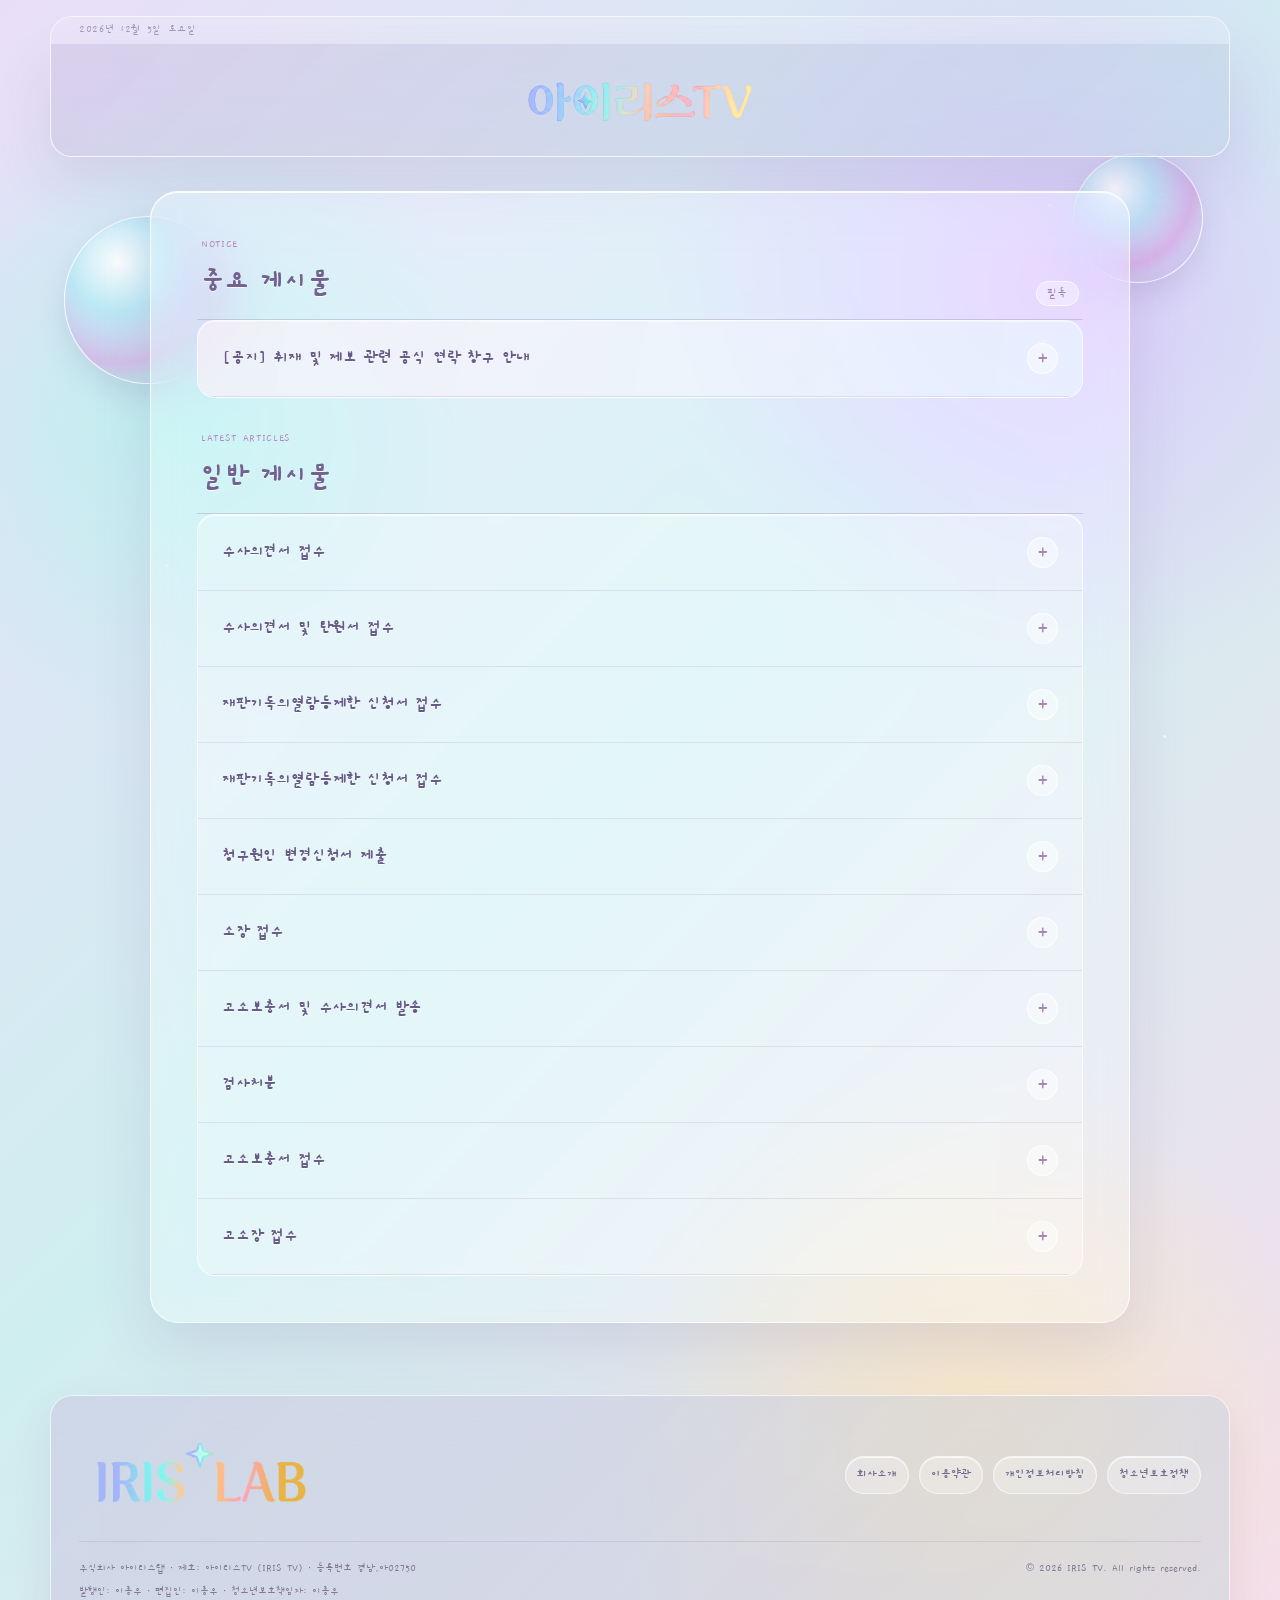
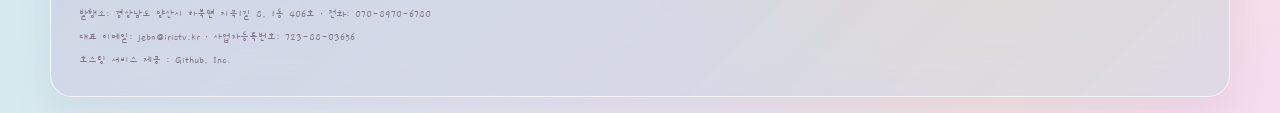
<file: index.html>
<!doctype html>
<html lang="ko">
  <head>
    <meta charset="UTF-8" />
    <meta name="viewport" content="width=device-width, initial-scale=1.0" />
    <meta name="description" content="세상을 보는 새로운 시선, 아이리스TV" />
    <meta property="og:title" content="아이리스TV" />
    <meta property="og:description" content="이익을 넘어 가치를, 경쟁을 넘어 선순환을 설계합니다." />
    <meta property="og:type" content="website" />
    <!-- Google tag (gtag.js) -->
    <script async src="https://www.googletagmanager.com/gtag/js?id=G-77MVC7DR1Q"></script>
    <script>
      window.dataLayer = window.dataLayer || [];
      function gtag() {
        dataLayer.push(arguments);
      }
      gtag('js', new Date());
      gtag('config', 'G-77MVC7DR1Q');
    </script>
    <title>아이리스TV</title>
    <link rel="preconnect" href="https://fonts.googleapis.com" />
    <link rel="preconnect" href="https://fonts.gstatic.com" crossorigin />
    <link href="https://fonts.googleapis.com/css2?family=Gaegu:wght@300;400;700&display=swap" rel="stylesheet" />
    <link rel="stylesheet" href="styles.css" />
  </head>
  <body>
    <a class="skip-link" href="#main-content">본문으로 건너뛰기</a>
    <div class="topline">
      <div class="shell topline__inner">
        <p id="today"></p>
        <p></p>
      </div>
    </div>

    <header class="site-header">
      <div class="shell header__inner">
        <button class="menu-button" type="button" aria-label="메뉴 열기" aria-expanded="false" aria-controls="main-nav">
          <span></span><span></span><span></span>
        </button>
        <a class="brand" href="#top" aria-label="아이리스TV 홈">
          <span class="brand__logo"><img src="TV.webp" alt="" /></span>
        </a>
      
      </div>
   
      <form class="search-panel shell" role="search" data-search-form>
        <label for="site-search">기사 검색</label>
        <input id="site-search" type="search" placeholder="검색어를 입력하세요" autocomplete="off" />
        <button type="submit">검색</button>
      </form>
    </header>

    <main id="main-content" class="board-main">
      <section class="shell news-board" id="top" aria-labelledby="board-title">
        <section class="board-section" aria-labelledby="notice-title">
          <div class="board-section__heading">
            <div>
              <p class="eyebrow">NOTICE</p>
              <h2 id="notice-title">중요 게시물</h2>
            </div>
            <span>필독</span>
          </div>
          <ul class="board-list board-list--notice">
            <li>
              <details>
                <summary>[공지] 취재 및 제보 관련 공식 연락 창구 안내</summary>
                <article data-attachments="">
                  <p class="board-meta">공지 · 아이리스TV <time datetime="2026-07-28">2026.07.28</time></p>
                  <p>안녕하십니까, 아이리스TV입니다.</p>
                  <p>현재 당사의 업무 일정 및 운영 방침상, 모든 인터뷰 요청, 취재 문의, 각종 제보는 아래의 공식 이메일을 통해서만 접수받고 있습니다.</p>
                  <p>취재진 및 관계자 여러분께서는 원활한 업무 처리를 위해 다음 공지 사항을 반드시 확인해 주시기 바랍니다.</p>
                  <h3>공식 접수 창구 및 회신 안내</h3>
                  <p>이메일: <a href="mailto:jebo@iristv.kr">jebo@iristv.kr</a></p>
                  <p>모든 질의서 및 제보 내용은 상기 이메일로만 접수받습니다.</p>
                  <p>접수된 내용 중 당사가 필요하다고 판단하는 경우에 한해 개별 회신을 드리며, 모든 접수 건에 대해 별도의 답변이나 확인을 드리지 않는 점 양해 바랍니다. (답변 요구 및 독촉 회신 불가)</p>
                  <h3>기타 소통 수단 일절 불가</h3>
                  <p>이메일 외의 모든 수단(대면 인터뷰, 전화, 메시지 등)을 통한 취재 요청 및 질의는 일절 수신하거나 응대하지 않습니다.</p>
                  <h3>무단 방문 및 개별 접촉 시 법적 조치 안내</h3>
                  <p>법인 등기부 및 홈페이지 등에 명시된 사업장 주소지 무단 방문, 또는 임직원의 성명·개인 연락처를 통한 개별 접촉 시도는 엄격히 금지됩니다.</p>
                  <p>사전 협의 없는 주소지 방문이나 개인적 접촉 시도가 발생할 경우, 업무 방해 및 사생활 침해 등으로 간주하여 예고 없이 즉각적인 법적 조치를 취할 것임을 명확히 밝힙니다.</p>
                  <p>감사합니다.</p>
                </article>
              </details>
            </li>
          </ul>
        </section>

        <section class="board-section" aria-labelledby="article-title">
          <div class="board-section__heading">
            <div>
              <p class="eyebrow">LATEST ARTICLES</p>
              <h2 id="article-title">일반 게시물</h2>
            </div>

          </div>
          <ul class="board-list">

                 <li>
              <details>
                <summary>수사의견서 접수</summary>
                <article data-attachments="">
                  <p class="board-meta">보도자료 / Iris / <time datetime="2026-08-19">2026.08.19</time></p>
                  <p>[즉시 배포 가능]</p>
                  <p>배포일자: 2026. 08. 19</p>
                  <p>수정일자: 2026. 08. 19</p>
                  <h3>[제목]</h3>
                  <p>수사의견서 접수</p>
                  <h3>[본문]</h3>
                  <p>아이리스TV의 발행인 이종우는 서울수서경찰서 수사15팀에 배당된 사건번호 2026-008769에 대한 수사의견서를 2026년 8월 19일 서울수서경찰서에 접수하였습니다.</p>
                </article>
              </details>
            </li>

              <li>
              <details>
                <summary>수사의견서 및 탄원서 접수</summary>
                <article data-attachments="">
                  <p class="board-meta">보도자료 / Iris / <time datetime="2026-08-19">2026.08.19</time></p>
                  <p>[즉시 배포 가능]</p>
                  <p>배포일자: 2026. 08. 19</p>
                  <h3>[제목]</h3>
                  <p>수사의견서 및 탄원서 접수</p>
                  <h3>[본문]</h3>
                  <p>아이리스TV의 발행인 이종우는 서울수서경찰서 수사15팀에 배당된 사건번호 2026-008769에 대한 선처 탄원서 , 엄벌 탄원서, 수사의견서를 2026년 8월 15일 서울수서경찰서에 접수하였습니다.</p>
                </article>
              </details>
            </li>


              <li>
              <details>
                <summary>재판기록의열람등제한 신청서 접수</summary>
                <article data-attachments="">
                  <p class="board-meta">보도자료 / Iris / <time datetime="2026-07-28">2026.08.09</time></p>
                  <p>[즉시 배포 가능]</p>
                  <p>배포일자: 2026. 08. 09</p>
                  <p>수정일자: 2026. 08. 19</p>
                  <h3>[제목]</h3>
                  <p>재판기록의열람등제한 신청서 접수</p>
                  <h3>[본문]</h3>
                  <p>아이리스TV의 발행인 이종우는 2026년 8월 9일 서울중앙지방법원에 재판기록의열람등제한 신청서를 접수하였습니다. (원사건번호 : 2026가단62740)</p>
                </article>
              </details>
            </li>
  <li>
              <details>
                <summary>재판기록의열람등제한 신청서 접수</summary>
                <article data-attachments="">
                  <p class="board-meta">보도자료 / Iris / <time datetime="2026-07-28">2026.08.09</time></p>
                  <p>[즉시 배포 가능]</p>
                  <p>배포일자: 2026. 08. 09</p>
                  <p>수정일자: 2026. 08. 19</p>
                  <h3>[제목]</h3>
                  <p>재판기록의열람등제한 신청서 접수</p>
                  <h3>[본문]</h3>
                  <p>아이리스TV의 발행인 이종우는 2026년 8월 7일 서울중앙지방법원에 재판기록의열람등제한 신청서를 접수하였습니다. (원사건번호 : 2026가단62740)</p>
                </article>
              </details>
            </li>

  <li>
              <details>
                <summary>청구원인 변경신청서 제출</summary>
                <article data-attachments="">
                  <p class="board-meta">보도자료 / Iris / <time datetime="2026-07-28">2026.08.09</time></p>
                  <p>[즉시 배포 가능]</p>
                  <p>배포일자: 2026. 08. 09</p>
                  <p>수정일자: 2026. 08. 19</p>
                  <h3>[제목]</h3>
                  <p>청구원인 변경신청서 제출</p>
                  <h3>[본문]</h3>
                  <p>아이리스TV의 발행인 이종우는 2026년 8월 7일 서울중앙지방법원에 청구원인 변경신청서를 제출하였습니다. (사건번호 : 2026가단62740)</p>
                </article>
              </details>
            </li>

                <li>
              <details>
                <summary>소장 접수</summary>
                <article data-attachments="">
                  <p class="board-meta">보도자료 / Iris / <time datetime="2026-07-28">2026.08.09</time></p>
                  <p>[즉시 배포 가능]</p>
                  <p>배포일자: 2026. 08. 09</p>
                  <h3>[제목]</h3>
                  <p>소장 접수</p>
                  <h3>[본문]</h3>
                  <p>아이리스TV의 발행인 이종우는 2026년 8월 7일 서울중앙지방법원에 소장을 접수하였습니다. (사건번호 : 2026가단62740, 소가 : 금 66,722,365원)</p>
                </article>
              </details>
            </li>
              <li>
              <details>
                <summary>고소보충서 및 수사의견서 발송</summary>
                <article data-attachments="">
                  <p class="board-meta">보도자료 / Iris / <time datetime="2026-07-28">2026.08.09</time></p>
                  <p>[즉시 배포 가능]</p>
                  <p>배포일자: 2026. 08. 09</p>
                  <h3>[제목]</h3>
                  <p>고소보충서 및 수사의견서 발송</p>
                  <h3>[본문]</h3>
                  <p>아이리스TV의 발행인 이종우는 서울수서경찰서 수사15팀에 배당된 사건번호 2026-008769에 대한 고소보충서 및 수사의견서를 2026년 8월 7일 서울수서경찰서로 발송하였습니다.</p>
                </article>
              </details>
            </li>
            <li>
              <details>
                <summary>검사처분</summary>
                <article data-attachments="">
                  <p class="board-meta">보도자료 / Iris / <time datetime="2026-07-28">2026.08.09</time></p>
                  <p>[즉시 배포 가능]</p>
                  <p>배포일자: 2026. 08. 09</p>
                  <p>수정일자: 2026. 08. 21</p>
                  <h3>[제목]</h3>
                  <p>검사처분</p>
                  <h3>[본문]</h3>
                  <p>2026년 7월 28일 서울중앙지방검찰청에 접수된 사건번호 2026형제47230은 2026년 8월 4일 검사처분(타관이송) 후 서울수서경찰서에 접수되었습니다.</p>
                </article>
              </details>
            </li>
            <li>
              <details>
                <summary>고소보충서 접수</summary>
                <article data-attachments="">
                  <p class="board-meta">보도자료 / Iris / <time datetime="2026-07-28">2026.08.09</time></p>
                  <p>[즉시 배포 가능]</p>
                  <p>배포일자: 2026. 08. 09</p>
                  <p>수정일자: 2026. 08. 21</p>
                  <h3>[제목]</h3>
                  <p>고소보충서 접수</p>
                  <h3>[본문]</h3>
                  <p>아이리스TV의 발행인 이종우는 2026년 8월 3일에 서울중앙지방검찰청 형사제8부에 배당된 사건번호 2026형제47230에 대한 고소보충서를 접수하였습니다.</p>
                </article>
              </details>
            </li>
              <li>
              <details>
                <summary>고소장 접수</summary>
                <article data-attachments="">
                  <p class="board-meta">보도자료 / Iris / <time datetime="2026-07-28">2026.07.28</time></p>
                  <p>[즉시 배포 가능]</p>
                  <p>배포일자: 2026. 07. 28</p>
                  <h3>[제목]</h3>
                  <p>고소장 접수</p>
                  <h3>[본문]</h3>
                  <p>아이리스TV의 발행인 이종우는 2026년 7월 28일 13시 23분에 개인정보보호법 위반 등으로 인해 서울중앙지방검찰청에 고소장을 접수하였습니다.</p>
                </article>
              </details>
            </li>
          </ul>
        </section>
      </section>
    </main>

    <footer class="site-footer" id="opinion">
      <div class="shell footer__top">
        <a class="brand brand--footer" href="#top" aria-label="아이리스TV 홈"><span class="brand__logo"><img src="irislab_tv_transparent.webp" alt="" /></span></a>
        <nav class="footer-links" aria-label="푸터 메뉴">
          <a href="https://irislab.co.kr">회사소개</a>
          <a href="terms.html">이용약관</a>
          <a href="privacy.html">개인정보처리방침</a>
          <a href="youth-protection.html">청소년보호정책</a>
        </nav>
      </div>
      <div class="shell footer__bottom">
        <div class="footer__details">
          <p>주식회사 아이리스랩 · 제호: 아이리스TV (IRIS TV) · 등록번호 경남,아02750</p>
          <p>발행인: 이종우 · 편집인: 이종우 · 청소년보호책임자: 이종우</p>
          <p>발행소: 경상남도 양산시 하북면 지곡1길 8, 1동 406호 · 전화: 070-8970-6780</p>
          <p>대표 이메일: jebo@iristv.kr · 사업자등록번호: 723-88-03656</p>
          <p>호스팅 서비스 제공 : Github, Inc.</p>
        </div>
        <p>© <span id="year"></span> IRIS TV. All rights reserved.</p>
      </div>
    </footer>
    <script src="app.js"></script>
  </body>
</html>
</file>
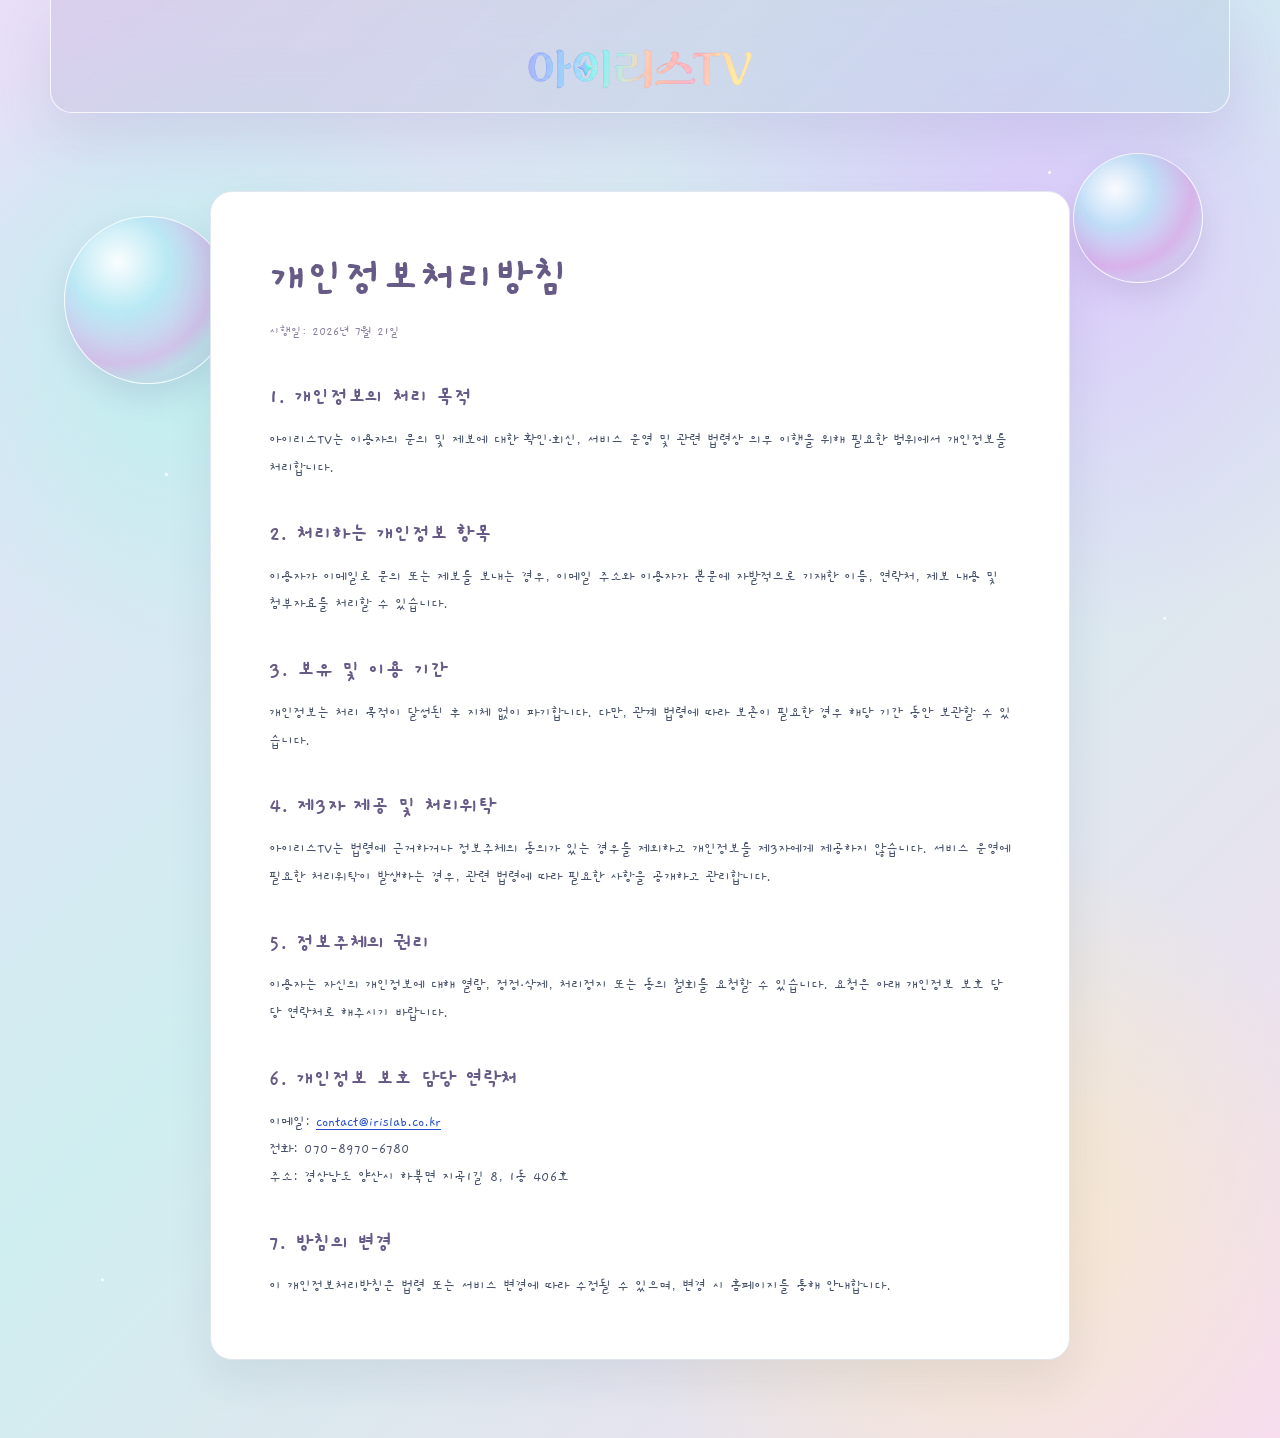
<file: privacy.html>
<!doctype html>
<html lang="ko">
  <head>
    <meta charset="UTF-8" />
    <meta name="viewport" content="width=device-width, initial-scale=1.0" />
    <meta name="description" content="아이리스TV 개인정보처리방침" />
    <!-- Google tag (gtag.js) -->
    <script async src="https://www.googletagmanager.com/gtag/js?id=G-77MVC7DR1Q"></script>
    <script>
      window.dataLayer = window.dataLayer || [];
      function gtag() {
        dataLayer.push(arguments);
      }
      gtag('js', new Date());
      gtag('config', 'G-77MVC7DR1Q');
    </script>
    <title>개인정보처리방침 | 아이리스TV</title>
    <link rel="preconnect" href="https://fonts.googleapis.com" />
    <link rel="preconnect" href="https://fonts.gstatic.com" crossorigin />
    <link href="https://fonts.googleapis.com/css2?family=Gaegu:wght@300;400;700&display=swap" rel="stylesheet" />
    <link rel="stylesheet" href="styles.css" />
  </head>
  <body class="policy-page">
    <header class="site-header">
      <div class="shell header__inner">
        <span></span>
        <a class="brand" href="index.html" aria-label="아이리스TV 홈"><span class="brand__logo"><img src="TV.webp" alt="" /></span></a>
      </div>
    </header>
    <main class="shell policy-main">
      <article class="policy-document">
        <h1>개인정보처리방침</h1>
        <p class="updated-at">시행일: 2026년 7월 21일</p>
        <section><h2>1. 개인정보의 처리 목적</h2><p>아이리스TV는 이용자의 문의 및 제보에 대한 확인·회신, 서비스 운영 및 관련 법령상 의무 이행을 위해 필요한 범위에서 개인정보를 처리합니다.</p></section>
        <section><h2>2. 처리하는 개인정보 항목</h2><p>이용자가 이메일로 문의 또는 제보를 보내는 경우, 이메일 주소와 이용자가 본문에 자발적으로 기재한 이름, 연락처, 제보 내용 및 첨부자료를 처리할 수 있습니다.</p></section>
        <section><h2>3. 보유 및 이용 기간</h2><p>개인정보는 처리 목적이 달성된 후 지체 없이 파기합니다. 다만, 관계 법령에 따라 보존이 필요한 경우 해당 기간 동안 보관할 수 있습니다.</p></section>
        <section><h2>4. 제3자 제공 및 처리위탁</h2><p>아이리스TV는 법령에 근거하거나 정보주체의 동의가 있는 경우를 제외하고 개인정보를 제3자에게 제공하지 않습니다. 서비스 운영에 필요한 처리위탁이 발생하는 경우, 관련 법령에 따라 필요한 사항을 공개하고 관리합니다.</p></section>
        <section><h2>5. 정보주체의 권리</h2><p>이용자는 자신의 개인정보에 대해 열람, 정정·삭제, 처리정지 또는 동의 철회를 요청할 수 있습니다. 요청은 아래 개인정보 보호 담당 연락처로 해주시기 바랍니다.</p></section>
        <section><h2>6. 개인정보 보호 담당 연락처</h2><p>이메일: <a href="mailto:contact@irislab.co.kr">contact@irislab.co.kr</a><br />전화: 070-8970-6780<br />주소: 경상남도 양산시 하북면 지곡1길 8, 1동 406호</p></section>
        <section><h2>7. 방침의 변경</h2><p>이 개인정보처리방침은 법령 또는 서비스 변경에 따라 수정될 수 있으며, 변경 시 홈페이지를 통해 안내합니다.</p></section>
      </article>
    </main>
  </body>
</html>
</file>
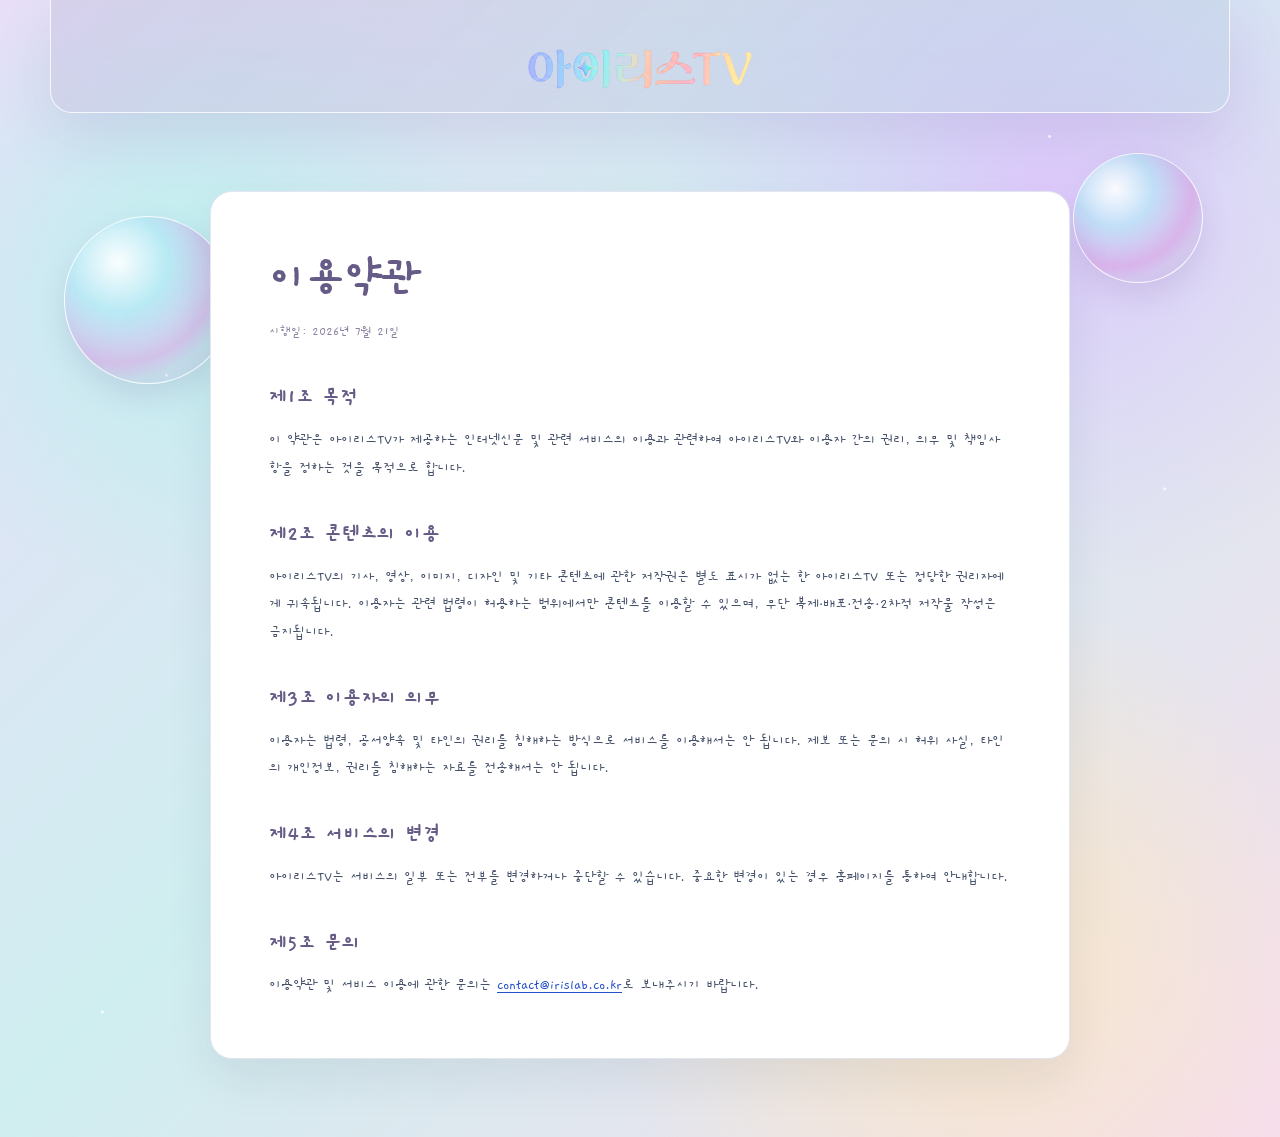
<file: terms.html>
<!doctype html>
<html lang="ko">
  <head>
    <meta charset="UTF-8" />
    <meta name="viewport" content="width=device-width, initial-scale=1.0" />
    <meta name="description" content="아이리스TV 이용약관" />
    <!-- Google tag (gtag.js) -->
    <script async src="https://www.googletagmanager.com/gtag/js?id=G-77MVC7DR1Q"></script>
    <script>
      window.dataLayer = window.dataLayer || [];
      function gtag() {
        dataLayer.push(arguments);
      }
      gtag('js', new Date());
      gtag('config', 'G-77MVC7DR1Q');
    </script>
    <title>이용약관 | 아이리스TV</title>
    <link rel="preconnect" href="https://fonts.googleapis.com" />
    <link rel="preconnect" href="https://fonts.gstatic.com" crossorigin />
    <link href="https://fonts.googleapis.com/css2?family=Gaegu:wght@300;400;700&display=swap" rel="stylesheet" />
    <link rel="stylesheet" href="styles.css" />
  </head>
  <body class="policy-page">
    <header class="site-header">
      <div class="shell header__inner">
        <span></span>
        <a class="brand" href="index.html" aria-label="아이리스TV 홈"><span class="brand__logo"><img src="TV.webp" alt="" /></span></a>
      </div>
    </header>
    <main class="shell policy-main">
      <article class="policy-document">
        <h1>이용약관</h1>
        <p class="updated-at">시행일: 2026년 7월 21일</p>
        <section><h2>제1조 목적</h2><p>이 약관은 아이리스TV가 제공하는 인터넷신문 및 관련 서비스의 이용과 관련하여 아이리스TV와 이용자 간의 권리, 의무 및 책임사항을 정하는 것을 목적으로 합니다.</p></section>
        <section><h2>제2조 콘텐츠의 이용</h2><p>아이리스TV의 기사, 영상, 이미지, 디자인 및 기타 콘텐츠에 관한 저작권은 별도 표시가 없는 한 아이리스TV 또는 정당한 권리자에게 귀속됩니다. 이용자는 관련 법령이 허용하는 범위에서만 콘텐츠를 이용할 수 있으며, 무단 복제·배포·전송·2차적 저작물 작성은 금지됩니다.</p></section>
        <section><h2>제3조 이용자의 의무</h2><p>이용자는 법령, 공서양속 및 타인의 권리를 침해하는 방식으로 서비스를 이용해서는 안 됩니다. 제보 또는 문의 시 허위 사실, 타인의 개인정보, 권리를 침해하는 자료를 전송해서는 안 됩니다.</p></section>
        <section><h2>제4조 서비스의 변경</h2><p>아이리스TV는 서비스의 일부 또는 전부를 변경하거나 중단할 수 있습니다. 중요한 변경이 있는 경우 홈페이지를 통하여 안내합니다.</p></section>
        <section><h2>제5조 문의</h2><p>이용약관 및 서비스 이용에 관한 문의는 <a href="mailto:contact@irislab.co.kr">contact@irislab.co.kr</a>로 보내주시기 바랍니다.</p></section>
      </article>
    </main>
  </body>
</html>
</file>
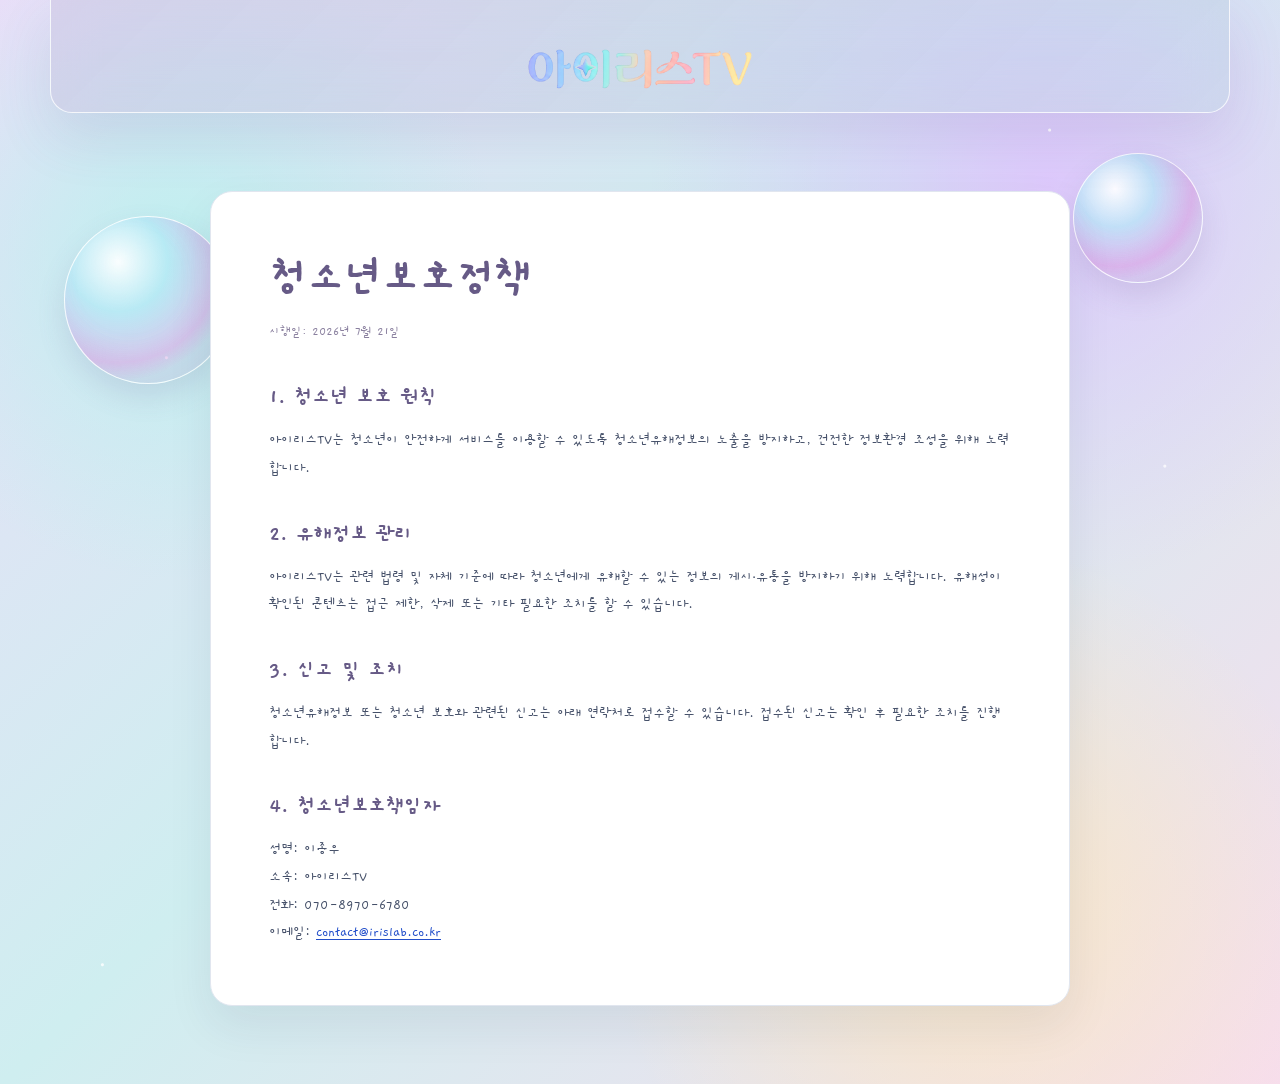
<file: youth-protection.html>
<!doctype html>
<html lang="ko">
  <head>
    <meta charset="UTF-8" />
    <meta name="viewport" content="width=device-width, initial-scale=1.0" />
    <meta name="description" content="아이리스TV 청소년보호정책" />
    <!-- Google tag (gtag.js) -->
    <script async src="https://www.googletagmanager.com/gtag/js?id=G-77MVC7DR1Q"></script>
    <script>
      window.dataLayer = window.dataLayer || [];
      function gtag() {
        dataLayer.push(arguments);
      }
      gtag('js', new Date());
      gtag('config', 'G-77MVC7DR1Q');
    </script>
    <title>청소년보호정책 | 아이리스TV</title>
    <link rel="preconnect" href="https://fonts.googleapis.com" />
    <link rel="preconnect" href="https://fonts.gstatic.com" crossorigin />
    <link href="https://fonts.googleapis.com/css2?family=Gaegu:wght@300;400;700&display=swap" rel="stylesheet" />
    <link rel="stylesheet" href="styles.css" />
  </head>
  <body class="policy-page">
    <header class="site-header">
      <div class="shell header__inner">
        <span></span>
        <a class="brand" href="index.html" aria-label="아이리스TV 홈"><span class="brand__logo"><img src="TV.webp" alt="" /></span></a>
      </div>
    </header>
    <main class="shell policy-main">
      <article class="policy-document">
        <h1>청소년보호정책</h1>
        <p class="updated-at">시행일: 2026년 7월 21일</p>
        <section><h2>1. 청소년 보호 원칙</h2><p>아이리스TV는 청소년이 안전하게 서비스를 이용할 수 있도록 청소년유해정보의 노출을 방지하고, 건전한 정보환경 조성을 위해 노력합니다.</p></section>
        <section><h2>2. 유해정보 관리</h2><p>아이리스TV는 관련 법령 및 자체 기준에 따라 청소년에게 유해할 수 있는 정보의 게시·유통을 방지하기 위해 노력합니다. 유해성이 확인된 콘텐츠는 접근 제한, 삭제 또는 기타 필요한 조치를 할 수 있습니다.</p></section>
        <section><h2>3. 신고 및 조치</h2><p>청소년유해정보 또는 청소년 보호와 관련된 신고는 아래 연락처로 접수할 수 있습니다. 접수된 신고는 확인 후 필요한 조치를 진행합니다.</p></section>
        <section><h2>4. 청소년보호책임자</h2><p>성명: 이종우<br />소속: 아이리스TV<br />전화: 070-8970-6780<br />이메일: <a href="mailto:contact@irislab.co.kr">contact@irislab.co.kr</a></p></section>
      </article>
    </main>
  </body>
</html>
</file>
<file: styles.css>
:root {
  --ink: #18181a;
  --muted: #6d6d72;
  --line: #dededb;
  --paper: #f8f7f3;
  --accent: #e9472b;
  --blue: #b7d3db;
  --shell: min(1180px, calc(100% - 48px));
}

* { box-sizing: border-box; }
html { scroll-behavior: smooth; }
body { margin: 0; color: var(--ink); background: var(--paper); font-family: "Gaegu", sans-serif; }
a { color: inherit; text-decoration: none; }
button, input { font: inherit; }
.shell { width: var(--shell); margin: 0 auto; }
.skip-link { position: fixed; left: 16px; top: -64px; z-index: 10; padding: 10px 14px; background: var(--ink); color: white; transition: top .2s; }
.skip-link:focus { top: 16px; }
.topline { border-bottom: 1px solid var(--line); color: var(--muted); font-family: "Gaegu", monospace; font-size: 11px; letter-spacing: .03em; }
.topline__inner { height: 35px; display: flex; align-items: center; justify-content: space-between; }
.topline p { margin: 0; }
.site-header { background: var(--paper); position: sticky; top: 0; z-index: 5; }
.header__inner { min-height: 104px; display: grid; grid-template-columns: 1fr auto 1fr; align-items: center; }
.brand { display: inline-flex; align-items: center; gap: 9px; font: 800 26px/1 "Gaegu", serif; letter-spacing: -.05em; }
.brand > span:last-child span { color: var(--accent); }
.brand__mark { width: 30px; height: 30px; display: inline-grid; place-items: center; color: white; background: var(--ink); font: 800 22px/1 "Gaegu", serif; }
.menu-button { display: none; border: 0; background: transparent; padding: 8px 0; width: 28px; cursor: pointer; }
.menu-button span { display: block; height: 2px; margin: 5px 0; background: var(--ink); }
.header-actions { justify-self: end; display: flex; align-items: center; gap: 16px; }
.icon-button { border: 0; padding: 6px; background: transparent; cursor: pointer; }
.icon-button svg { width: 21px; fill: none; stroke: currentColor; stroke-width: 1.8; }
.tip-link { border: 1px solid var(--ink); padding: 8px 13px; font-size: 12px; font-weight: 700; }
.main-nav { border-top: 1px solid var(--line); border-bottom: 1px solid var(--line); }
.main-nav .shell { height: 49px; display: flex; align-items: center; gap: clamp(17px, 2.5vw, 39px); overflow-x: auto; }
.main-nav a { flex: 0 0 auto; font-size: 14px; font-weight: 600; }
.main-nav a.active { color: var(--accent); }
.search-panel { display: none; align-items: center; gap: 12px; padding: 13px 0; }
.search-panel.is-open { display: flex; }
.search-panel label { font-size: 13px; font-weight: 700; white-space: nowrap; }
.search-panel input { width: 100%; border: 1px solid var(--line); padding: 10px; background: white; }
.search-panel button { border: 0; padding: 11px 17px; background: var(--ink); color: white; cursor: pointer; }
.breaking { display: flex; gap: 18px; align-items: center; min-height: 52px; border-bottom: 1px solid var(--line); font-size: 13px; overflow: hidden; }
.breaking__label { flex: 0 0 auto; color: var(--accent); font: 500 11px "Gaegu", monospace; }
.breaking p { flex: 1; margin: 0; white-space: nowrap; overflow: hidden; text-overflow: ellipsis; }
.breaking time { color: var(--muted); font: 11px "Gaegu", monospace; white-space: nowrap; }
.lead-grid { display: grid; grid-template-columns: minmax(0, 2fr) minmax(315px, 1fr); gap: 38px; padding: 52px 0 76px; }
.lead-story { display: grid; grid-template-columns: 1.18fr 1fr; gap: 28px; }
.article-visual { position: relative; overflow: hidden; min-height: 170px; color: rgba(255,255,255,.92); }
.article-visual::after { content: ""; position: absolute; inset: 0; background: linear-gradient(135deg, rgba(0,0,0,.1), rgba(0,0,0,.35)); }
.article-visual span { position: absolute; z-index: 1; left: 24px; bottom: 20px; font: 800 clamp(25px, 4vw, 48px)/.85 "Gaegu", serif; letter-spacing: -.08em; }
.article-visual--lead { min-height: 395px; background: linear-gradient(125deg, #b8aa90 0 27%, #6c8b98 27% 48%, #d8c2a3 48% 63%, #4d5960 63%); }
.article-visual--lead::before { content: ""; position: absolute; width: 68%; aspect-ratio: 1; right: -10%; top: 14%; border-radius: 50%; background: rgba(255,242,213,.58); box-shadow: -140px 130px 0 -30px rgba(22,42,51,.5); }
.eyebrow { margin: 0 0 12px; color: var(--accent); font: 500 11px "Gaegu", monospace; letter-spacing: .06em; }
.eyebrow time { color: var(--muted); margin-left: 7px; }
.lead-story__copy { align-self: center; }
h1, h2, h3 { margin: 0; letter-spacing: -.055em; }
h1 { font-size: clamp(27px, 3vw, 43px); line-height: 1.27; }
.lead-story__copy > p:not(.eyebrow), .feature-card > p:not(.eyebrow) { color: var(--muted); font-size: 14px; line-height: 1.75; }
.text-link { display: inline-flex; gap: 10px; align-items: center; margin-top: 12px; font-size: 13px; font-weight: 700; }
.text-link span, .wide-banner a span { font-size: 20px; line-height: .6; transition: transform .2s; }
.text-link:hover span, .wide-banner a:hover span { transform: translateX(4px); }
.headline-list { border-top: 2px solid var(--ink); }
.section-heading { display: flex; justify-content: space-between; align-items: center; }
.headline-list .section-heading { padding: 16px 0; border-bottom: 1px solid var(--line); }
.section-heading > span { color: var(--muted); font: 11px "Gaegu", monospace; }
.headline-list ol { list-style: none; margin: 0; padding: 0; }
.headline-list li { display: grid; grid-template-columns: 32px 1fr; gap: 12px; padding: 20px 0; border-bottom: 1px solid var(--line); }
.headline-list li span { color: var(--accent); font: 500 12px "Gaegu", monospace; }
.headline-list li a { font-size: 16px; font-weight: 700; line-height: 1.45; }
.news-section { padding: 70px 0; border-top: 1px solid var(--ink); }
.section-heading--large { margin-bottom: 30px; }
.section-heading--large h2 { font-size: 31px; }
.section-heading--large .eyebrow { margin-bottom: 7px; }
.news-grid { display: grid; grid-template-columns: repeat(4, 1fr); gap: 22px; }
.news-card { min-width: 0; }
.card-image { min-height: 176px; margin-bottom: 16px; background: var(--blue); }
.card-image--1 { background: linear-gradient(140deg, #1d3a45 0 40%, #9cc5cf 40% 64%, #d0e0df 64%); }
.card-image--2 { background: linear-gradient(145deg, #d07555 0 35%, #f3d5a5 35% 57%, #2d495d 57%); }
.card-image--3 { background: linear-gradient(35deg, #344f4c 0 45%, #d6c784 45% 66%, #a5b6bd 66%); }
.card-image--4 { background: linear-gradient(130deg, #93636a 0 30%, #d9b5ad 30% 52%, #6f8494 52%); }
.news-card h3 { font-size: 17px; line-height: 1.5; }
.wide-banner { background: var(--ink); color: white; }
.wide-banner__inner { padding: 65px 0; position: relative; overflow: hidden; }
.wide-banner__inner::after { content: "IRIS"; position: absolute; right: -6px; bottom: -43px; color: rgba(255,255,255,.05); font: 800 180px "Gaegu", serif; letter-spacing: -.1em; }
.wide-banner .eyebrow { color: #ff8a76; }
.wide-banner h2 { font-size: clamp(35px, 5vw, 60px); line-height: 1.16; }
.wide-banner a { display: inline-flex; gap: 10px; align-items: center; margin-top: 25px; padding-bottom: 4px; border-bottom: 1px solid currentColor; font-size: 14px; font-weight: 700; }
.split-content { display: grid; grid-template-columns: 1fr 1fr; gap: 45px; }
.article-visual--tech { min-height: 260px; margin-bottom: 20px; background: linear-gradient(135deg, #013c58, #097996 52%, #9ed4cb); }
.article-visual--tech::before { content: ""; position: absolute; width: 220px; height: 220px; right: 12%; top: 14%; border: 2px solid rgba(255,255,255,.6); border-radius: 50%; box-shadow: 50px 38px 0 -45px #fff, -72px 30px 0 -51px #fff; }
.feature-card h3 { font-size: 25px; line-height: 1.35; }
.compact-list { border-top: 2px solid var(--ink); }
.compact-item { display: grid; grid-template-columns: 1fr 130px; gap: 18px; padding: 18px 0; border-bottom: 1px solid var(--line); }
.compact-item h3 { font-size: 16px; line-height: 1.5; }
.compact-thumb { min-height: 88px; background: #d0c2b1; }
.compact-thumb--a { background: linear-gradient(45deg, #5d5448, #d4ad7e 50%, #b8c9d0 50%); }
.compact-thumb--b { background: linear-gradient(135deg, #d7baa6, #845a5c 55%, #2b5261 55%); }
.compact-thumb--c { background: linear-gradient(45deg, #bec5ad, #475f57 55%, #d3c180 55%); }
.video-grid { display: grid; grid-template-columns: repeat(3, 1fr); gap: 22px; }
.video-card { min-width: 0; }
.video-thumb { position: relative; min-height: 205px; margin-bottom: 15px; background: #4e5964; }
.video-thumb::before { content: ""; position: absolute; inset: 0; background: linear-gradient(135deg, rgba(255,255,255,.15), transparent 55%); }
.video-thumb--1 { background: linear-gradient(135deg, #d88b58, #415d69); }
.video-thumb--2 { background: linear-gradient(135deg, #546d7c, #c1aa91); }
.video-thumb--3 { background: linear-gradient(135deg, #834f54, #e4b696); }
.play { position: absolute; z-index: 1; left: 20px; bottom: 18px; width: 44px; height: 44px; display: grid; place-items: center; border: 1px solid white; border-radius: 50%; color: white; font-size: 15px; }
.video-card h3 { font-size: 18px; line-height: 1.45; }
.site-footer { background: #eae8e2; padding: 47px 0 26px; }
.footer__top { display: flex; justify-content: space-between; align-items: center; padding-bottom: 33px; border-bottom: 1px solid #c8c7c1; }
.footer-links { display: flex; gap: 24px; font-size: 12px; font-weight: 600; }
.footer__bottom { display: flex; justify-content: space-between; gap: 24px; padding-top: 18px; color: var(--muted); font-size: 11px; }
.footer__bottom p { margin: 0; }

@media (max-width: 800px) {
  :root { --shell: min(100% - 32px, 1180px); }
  .topline__inner p:last-child, .tip-link { display: none; }
  .header__inner { min-height: 73px; }
  .menu-button { display: block; }
  .brand { font-size: 23px; }
  .main-nav { display: none; }
  .main-nav.is-open { display: block; }
  .main-nav .shell { height: auto; padding: 13px 0; flex-wrap: wrap; }
  .lead-grid, .lead-story, .split-content { grid-template-columns: 1fr; }
  .lead-grid { gap: 40px; padding: 35px 0 53px; }
  .lead-story { gap: 22px; }
  .article-visual--lead { min-height: 310px; }
  .news-section { padding: 50px 0; }
  .news-grid { grid-template-columns: repeat(2, 1fr); gap: 31px 15px; }
  .card-image { min-height: 125px; }
  .split-content { gap: 30px; }
  .video-grid { grid-template-columns: 1fr; gap: 29px; }
  .video-thumb { min-height: 190px; }
  .footer__top, .footer__bottom { align-items: flex-start; flex-direction: column; }
  .footer-links { flex-wrap: wrap; gap: 14px 20px; }
}

@media (max-width: 430px) {
  .breaking { gap: 11px; }
  .breaking time { display: none; }
  .article-visual--lead { min-height: 245px; }
  .news-grid { grid-template-columns: 1fr; }
  .card-image { min-height: 180px; }
  .section-heading--large h2 { font-size: 27px; }
}

:root {
  --ink: #101b32;
  --muted: #69738a;
  --line: #dce1ea;
  --paper: #f5f7fb;
  --accent: #ff4f36;
  --blue: #d9e5ff;
  --shell: min(1240px, calc(100% - 64px));
}

body {
  background: var(--paper);
  background-image: radial-gradient(circle at 8% 0%, rgba(123, 162, 255, .13), transparent 22rem);
}

.site-header {
  box-shadow: 0 9px 22px rgba(16, 27, 50, .035);
}

.topline {
  background: var(--ink);
  border: 0;
  color: rgba(255, 255, 255, .62);
}

.brand {
  color: var(--ink);
  font-size: 30px;
}

.brand__mark {
  width: 34px;
  height: 34px;
  border-radius: 10px 10px 10px 2px;
  background: linear-gradient(145deg, #365eec, #18295d);
  box-shadow: 4px 5px 0 #ffcf44;
}

.header__inner { min-height: 96px; }
.main-nav { background: #fff; }
.main-nav a { position: relative; font-size: 13px; }
.main-nav a::after {
  content: "";
  position: absolute;
  right: 0;
  bottom: -17px;
  left: 0;
  height: 3px;
  border-radius: 3px;
  background: var(--accent);
  transform: scaleX(0);
  transition: transform .2s ease;
}
.main-nav a:hover::after, .main-nav a.active::after { transform: scaleX(1); }
.tip-link {
  border: 0;
  border-radius: 99px;
  padding: 10px 16px;
  background: var(--ink);
  color: #fff;
  box-shadow: 0 6px 14px rgba(16, 27, 50, .15);
}

.preparation-notice {
  display: flex;
  gap: 14px;
  align-items: baseline;
  margin-top: 22px;
  padding: 14px 18px;
  border: 1px solid #ffd5cf;
  border-radius: 12px;
  background: #fff7f5;
  color: #6d2a20;
  font-size: 13px;
}
.preparation-notice strong { flex: 0 0 auto; color: var(--accent); }
.preparation-notice p { margin: 0; line-height: 1.6; }

.breaking {
  margin-top: 12px;
  min-height: 48px;
  padding: 0 18px;
  border: 1px solid #e3e8f2;
  border-radius: 12px;
  background: #fff;
  box-shadow: 0 8px 20px rgba(22, 42, 85, .035);
}

.breaking__label {
  padding-right: 18px;
  border-right: 1px solid var(--line);
  font-weight: 500;
}

.lead-grid { padding-top: 35px; }
.lead-story {
  gap: 0;
  overflow: hidden;
  border-radius: 22px;
  background: #fff;
  box-shadow: 0 24px 50px rgba(20, 38, 80, .09);
}

.article-visual--lead {
  min-height: 450px;
  background-image: linear-gradient(0deg, rgba(8, 20, 45, .3), rgba(8, 20, 45, .03)), url("https://images.unsplash.com/photo-1529107386315-e1a2ed48a620?auto=format&fit=crop&w=1200&q=85");
  background-size: cover;
  background-position: center;
}

.article-visual--lead::before {
  width: 55%;
  right: -18%;
  top: -16%;
  background: rgba(62, 106, 255, .45);
  box-shadow: -205px 315px 0 -72px rgba(255, 205, 68, .67);
}

.article-visual span {
  left: 28px;
  bottom: 26px;
  padding: 10px 13px;
  border: 1px solid rgba(255,255,255,.65);
  border-radius: 8px;
  background: rgba(9, 23, 50, .52);
  backdrop-filter: blur(9px);
}

.lead-story__copy { padding: 38px; }
h1 { font-size: clamp(31px, 3vw, 46px); }
.lead-story__copy > p:not(.eyebrow) { max-width: 370px; }
.text-link {
  border-bottom: 1px solid var(--ink);
  padding-bottom: 5px;
}

.headline-list {
  padding: 22px;
  border: 0;
  border-radius: 22px;
  background: var(--ink);
  color: #fff;
  box-shadow: 0 24px 50px rgba(20, 38, 80, .1);
}

.headline-list .section-heading { border-color: rgba(255,255,255,.18); }
.headline-list .eyebrow, .headline-list li span { color: #ffcf44; }
.headline-list .section-heading > span { color: rgba(255,255,255,.45); }
.headline-list li { border-color: rgba(255,255,255,.16); }
.headline-list li a { font-size: 17px; }

.news-section { border: 0; }
.section-heading--large { align-items: end; padding-bottom: 18px; border-bottom: 2px solid var(--ink); }
.section-heading--large h2 { font-size: 35px; }
.news-grid { gap: 18px; }
.news-card {
  overflow: hidden;
  border: 1px solid #e6eaf1;
  border-radius: 16px;
  background: #fff;
  box-shadow: 0 7px 22px rgba(22, 42, 85, .04);
  transition: transform .2s ease, box-shadow .2s ease;
}
.news-card:hover { transform: translateY(-5px); box-shadow: 0 16px 28px rgba(22, 42, 85, .13); }
.card-image { min-height: 193px; margin: 0 0 17px; background-size: cover; background-position: center; }
.card-image--1 { background-image: linear-gradient(180deg, transparent, rgba(5, 24, 42, .28)), url("https://images.unsplash.com/photo-1497366754035-f200968a6e72?auto=format&fit=crop&w=700&q=80"); }
.card-image--2 { background-image: linear-gradient(180deg, transparent, rgba(5, 24, 42, .25)), url("https://images.unsplash.com/photo-1500534314209-a25ddb2bd429?auto=format&fit=crop&w=700&q=80"); }
.card-image--3 { background-image: linear-gradient(180deg, transparent, rgba(5, 24, 42, .2)), url("https://images.unsplash.com/photo-1491438590914-bc09fcaaf77a?auto=format&fit=crop&w=700&q=80"); }
.card-image--4 { background-image: linear-gradient(180deg, transparent, rgba(5, 24, 42, .25)), url("https://images.unsplash.com/photo-1556761175-b413da4baf72?auto=format&fit=crop&w=700&q=80"); }
.news-card .eyebrow, .news-card h3 { margin-right: 18px; margin-left: 18px; }
.news-card h3 { min-height: 80px; margin-bottom: 20px; }

.wide-banner {
  position: relative;
  overflow: hidden;
  background: linear-gradient(122deg, #182a61, #214caf 64%, #3767ec);
}
.wide-banner::after {
  content: "";
  position: absolute;
  width: 520px;
  aspect-ratio: 1;
  top: -260px;
  right: 8%;
  border: 46px solid rgba(255, 207, 68, .85);
  border-radius: 50%;
}
.wide-banner__inner { padding: 76px 0; }
.wide-banner__inner::after { color: rgba(255,255,255,.07); }

.split-section { background: #fff; border-radius: 24px; padding: 55px 48px 60px; }
.article-visual--tech {
  min-height: 290px;
  border-radius: 15px;
  background-image: linear-gradient(180deg, transparent, rgba(5, 24, 42, .35)), url("https://images.unsplash.com/photo-1516321318423-f06f85e504b3?auto=format&fit=crop&w=1000&q=80");
  background-size: cover;
  background-position: center;
}
.compact-list { border-top: 0; }
.compact-item { padding: 20px 0; }
.compact-thumb { border-radius: 10px; background-size: cover; background-position: center; }
.compact-thumb--a { background-image: url("https://images.unsplash.com/photo-1521737711867-e3b97375f902?auto=format&fit=crop&w=450&q=80"); }
.compact-thumb--b { background-image: url("https://images.unsplash.com/photo-1518770660439-4636190af475?auto=format&fit=crop&w=450&q=80"); }
.compact-thumb--c { background-image: url("https://images.unsplash.com/photo-1522202176988-66273c2fd55f?auto=format&fit=crop&w=450&q=80"); }

.video-card { overflow: hidden; border-radius: 15px; background: #fff; box-shadow: 0 8px 22px rgba(22, 42, 85, .06); }
.video-thumb { min-height: 230px; margin: 0 0 16px; background-size: cover; background-position: center; }
.video-thumb--1 { background-image: url("https://images.unsplash.com/photo-1492684223066-81342ee5ff30?auto=format&fit=crop&w=700&q=80"); }
.video-thumb--2 { background-image: url("https://images.unsplash.com/photo-1478737270239-2f02b77fc618?auto=format&fit=crop&w=700&q=80"); }
.video-thumb--3 { background-image: url("https://images.unsplash.com/photo-1524178232363-1fb2b075b655?auto=format&fit=crop&w=700&q=80"); }
.video-card .eyebrow, .video-card h3 { margin-right: 18px; margin-left: 18px; }
.video-card h3 { min-height: 60px; margin-bottom: 20px; }
.play { border: 0; background: var(--accent); box-shadow: 0 5px 18px rgba(0,0,0,.24); }

.site-footer { background: var(--ink); color: #fff; }
.brand--footer { color: #fff; }
.footer__top { border-color: rgba(255,255,255,.16); }
.footer__bottom { color: rgba(255,255,255,.5); }
.footer__details { display: grid; gap: 5px; line-height: 1.65; }
.footer__details a { color: rgba(255,255,255,.75); text-decoration: underline; text-underline-offset: 2px; }

.board-main { padding: 52px 0 84px; }
.news-board { max-width: 940px; }
.board-header { padding: 0 0 38px; border-bottom: 3px solid var(--ink); }
.board-header .eyebrow { margin-bottom: 10px; }
.board-header h1 { font-size: clamp(34px, 5vw, 52px); line-height: 1.18; }
.board-header > p:last-child { margin: 14px 0 0; color: var(--muted); font-size: 15px; }
.board-section { margin-top: 44px; }
.board-section__heading { display: flex; align-items: end; justify-content: space-between; padding-bottom: 14px; border-bottom: 1px solid var(--ink); }
.board-section__heading .eyebrow { margin-bottom: 6px; }
.board-section__heading h2 { font-size: 25px; }
.board-section__heading > span { color: var(--muted); font: 500 12px "Gaegu", monospace; }
.board-list { margin: 0; padding: 0; list-style: none; }
.board-list li { border-bottom: 1px solid var(--line); }
.board-list--notice li { background: #fff8f5; }
.board-list details { width: 100%; }
.board-list summary { display: flex; align-items: center; justify-content: space-between; gap: 20px; padding: 21px 16px; cursor: pointer; font-size: 17px; font-weight: 700; line-height: 1.45; list-style: none; }
.board-list summary::-webkit-details-marker { display: none; }
.board-list summary::after { content: "+"; flex: 0 0 auto; color: var(--muted); font: 400 22px/1 "Gaegu", monospace; }
.post-permalink { display: flex; flex-wrap: wrap; gap: 6px; align-items: baseline; margin-top: 24px; padding-top: 18px; border-top: 1px solid var(--line); color: var(--muted); font-size: 13px; }
.post-permalink__address { overflow-wrap: anywhere; color: var(--ink); }
.post-permalink a { color: var(--muted); text-decoration: underline; text-underline-offset: 3px; }
.post-permalink a:hover, .post-permalink a:focus-visible { color: var(--accent); }
.board-list details[open] summary { color: var(--accent); border-bottom: 1px solid var(--line); }
.board-list details[open] summary::after { content: "−"; }
.board-list article { padding: 20px 16px 23px; background: rgba(255, 255, 255, .66); }
.board-meta { margin: 0 0 10px; color: var(--accent); font: 500 11px "Gaegu", monospace; letter-spacing: .04em; }
.board-meta time { margin-left: 8px; color: var(--muted); }
.board-list article > p:last-child { margin: 0; color: var(--muted); font-size: 14px; line-height: 1.8; }

.policy-page { min-height: 100vh; }
.policy-main { padding: 78px 0; }
.policy-document { max-width: 860px; margin: 0 auto; padding: clamp(28px, 5vw, 58px); border: 1px solid #e1e6ef; border-radius: 22px; background: #fff; box-shadow: 0 20px 46px rgba(20, 38, 80, .08); }
.policy-document h1 { margin-bottom: 12px; font-size: clamp(30px, 4vw, 46px); }
.policy-document .updated-at { margin: 0 0 38px; color: var(--muted); font-size: 13px; }
.policy-document section + section { margin-top: 36px; }
.policy-document h2 { margin-bottom: 14px; font-size: 22px; line-height: 1.4; }
.policy-document p, .policy-document li { color: #455069; font-size: 15px; line-height: 1.85; }
.policy-document p { margin: 0; }
.policy-document ul { margin: 10px 0 0; padding-left: 22px; }
.policy-document a { color: #234fca; text-decoration: underline; text-underline-offset: 3px; }

@media (max-width: 800px) {
  .preparation-notice { align-items: flex-start; flex-direction: column; gap: 5px; }
  .board-main { padding: 36px 0 58px; }
  .board-header { padding-bottom: 29px; }
  .board-section { margin-top: 34px; }
  .board-list summary { padding: 18px 8px; font-size: 16px; }
  .board-list article { padding: 18px 8px 21px; }
  .board-list article > p:last-child { font-size: 13px; }
  .policy-main { padding: 42px 0; }
}

@media (max-width: 800px) {
  :root { --shell: min(100% - 32px, 1240px); }
  .lead-story { border-radius: 17px; }
  .lead-story__copy { padding: 28px 24px 32px; }
  .headline-list { border-radius: 17px; }
  .split-section { padding: 38px 20px 44px; border-radius: 18px; }
  .wide-banner::after { width: 330px; top: -185px; right: -140px; border-width: 32px; }
}

:root {
  --ink: #665a86;
  --muted: #897f9e;
  --line: rgba(255, 255, 255, .72);
  --paper: #eee8fb;
  --accent: #b487c8;
  --blue: #c8e9f2;
  --shell: min(1180px, calc(100% - 56px));
}

body {
  min-height: 100vh;
  overflow-x: hidden;
  background:
    radial-gradient(circle at 13% 33%, rgba(255, 255, 255, .9) 0 1px, transparent 2px),
    radial-gradient(circle at 82% 12%, rgba(255, 255, 255, .9) 0 1px, transparent 2px),
    radial-gradient(circle at 91% 43%, rgba(255, 255, 255, .75) 0 1px, transparent 2px),
    radial-gradient(circle at 8% 89%, rgba(255, 255, 255, .8) 0 1px, transparent 2px),
    radial-gradient(circle at 14% 24%, rgba(179, 244, 237, .75), transparent 20rem),
    radial-gradient(circle at 82% 17%, rgba(224, 193, 255, .8), transparent 25rem),
    radial-gradient(circle at 76% 84%, rgba(255, 234, 184, .7), transparent 23rem),
    linear-gradient(135deg, #e9def8 0%, #cfeef0 46%, #f7dded 100%);
  color: var(--ink);
}

body::before,
body::after {
  position: fixed;
  z-index: -1;
  width: clamp(88px, 13vw, 166px);
  aspect-ratio: 1;
  border: 1px solid rgba(255, 255, 255, .82);
  border-radius: 50%;
  background: radial-gradient(circle at 32% 27%, rgba(255, 255, 255, .9), rgba(178, 231, 246, .65) 30%, rgba(230, 172, 235, .55) 61%, rgba(255, 255, 255, .08) 72%);
  box-shadow: inset -18px -20px 30px rgba(143, 97, 183, .16), 0 13px 28px rgba(119, 93, 158, .16);
  content: "";
}

body::before { top: 24%; left: 5%; }
body::after { top: 17%; right: 6%; width: clamp(72px, 10vw, 132px); }

.topline {
  position: relative;
  z-index: 1;
  margin: 16px auto 0;
  width: var(--shell);
  border: 1px solid rgba(255, 255, 255, .58);
  border-bottom: 0;
  border-radius: 22px 22px 0 0;
  background: rgba(255, 255, 255, .18);
  color: rgba(102, 90, 134, .55);
  backdrop-filter: blur(20px);
}

.topline__inner { height: 27px; }
.site-header {
  position: relative;
  z-index: 1;
  margin: 0 auto;
  width: var(--shell);
  border: 1px solid rgba(255, 255, 255, .78);
  border-top: 0;
  border-radius: 0 0 22px 22px;
  background: linear-gradient(135deg, rgba(202, 192, 222, .5), rgba(189, 210, 222, .44));
  box-shadow: 0 24px 55px rgba(108, 78, 151, .13);
  backdrop-filter: blur(22px) saturate(125%);
}

.header__inner { min-height: 112px; grid-template-columns: 1fr; justify-items: center; }
.brand { color: #8c7bad; font-size: clamp(30px, 4vw, 42px); text-shadow: 0 2px 10px rgba(255, 255, 255, .72); }
.brand > span:last-child span { color: #edaeae; }
.brand__mark {
  width: 38px;
  height: 38px;
  border-radius: 50%;
  background: linear-gradient(145deg, #c0d8fa, #b99aca);
  box-shadow: inset 2px 2px 6px rgba(255,255,255,.8), 0 4px 12px rgba(121, 87, 158, .22);
}

.board-main { position: relative; z-index: 1; padding: 34px 0 72px; }
.news-board {
  max-width: 980px;
  padding: clamp(24px, 4vw, 46px);
  border: 1px solid rgba(255, 255, 255, .82);
  border-radius: 28px;
  background: rgba(255, 255, 255, .29);
  box-shadow: 0 24px 60px rgba(103, 77, 142, .14), inset 0 1px 0 rgba(255, 255, 255, .85);
  backdrop-filter: blur(24px) saturate(125%);
}

.board-section { margin-top: 34px; }
.board-section:first-child { margin-top: 0; }
.board-section__heading { padding: 0 4px 13px; border-color: rgba(132, 112, 166, .28); }
.board-section__heading h2 { color: #71628f; font-size: clamp(23px, 3vw, 29px); text-shadow: 0 1px 0 rgba(255,255,255,.8); }
.eyebrow, .board-meta { color: #b488bc; letter-spacing: .1em; }
.board-section__heading > span { padding: 4px 10px; border: 1px solid rgba(255,255,255,.7); border-radius: 999px; background: rgba(255,255,255,.34); color: #9a82ae; }
.board-list { overflow: hidden; border: 1px solid rgba(255, 255, 255, .72); border-radius: 18px; background: rgba(255, 255, 255, .28); box-shadow: inset 0 1px 0 rgba(255,255,255,.72); }
.board-list li { border-color: rgba(144, 124, 175, .18); }
.board-list--notice li { background: linear-gradient(100deg, rgba(255, 237, 248, .52), rgba(225, 246, 255, .5)); }
.board-list summary { padding: 22px 24px; color: #665a86; font-size: 17px; text-shadow: 0 1px 0 rgba(255,255,255,.75); }
.board-list summary:hover { background: rgba(255,255,255,.28); }
.board-list summary::after { display: grid; width: 29px; height: 29px; place-items: center; border: 1px solid rgba(255,255,255,.8); border-radius: 50%; background: rgba(255,255,255,.42); color: #a786b4; }
.board-list details[open] summary { border-color: rgba(144, 124, 175, .16); color: #9b73aa; }
.board-list article { padding: 24px; background: rgba(255, 255, 255, .38); }
.board-list article p, .board-list article h3 { color: #716783; }
.board-list article > p:last-child { color: #716783; }
.board-list article a { color: #aa7fb2; text-decoration: underline; text-underline-offset: 3px; }
.attachments { margin-top: 24px; padding-top: 18px; border-top: 1px solid rgba(144, 124, 175, .2); }
.attachments h4 { margin: 0 0 10px; color: #8c70a3; font-size: 14px; }
.attachments ul { display: flex; flex-wrap: wrap; gap: 8px; margin: 0; padding: 0; list-style: none; }
.attachments a { display: inline-flex; align-items: center; min-height: 34px; padding: 6px 12px; border: 1px solid rgba(180, 135, 200, .35); border-radius: 9px; background: rgba(255, 255, 255, .58); font-size: 13px; font-weight: 700; word-break: break-all; }
.attachments a:hover { background: rgba(255, 255, 255, .9); }

.site-footer {
  position: relative;
  z-index: 1;
  margin: 0 auto 16px;
  width: var(--shell);
  border: 1px solid rgba(255,255,255,.7);
  border-radius: 22px;
  background: linear-gradient(135deg, rgba(202, 192, 222, .48), rgba(189, 210, 222, .42));
  color: #76698f;
  box-shadow: 0 16px 40px rgba(103, 77, 142, .1);
  backdrop-filter: blur(20px);
}
.brand--footer { color: #8c7bad; }
.footer__top { border-color: rgba(144, 124, 175, .19); }
.footer-links { gap: 10px; }
.footer-links a {
  padding: 8px 11px;
  border: 1px solid rgba(255, 255, 255, .62);
  border-radius: 999px;
  background: rgba(255, 255, 255, .28);
  box-shadow: inset 0 1px 0 rgba(255, 255, 255, .74);
  color: #76698f;
  transition: background .2s, border-color .2s, box-shadow .2s, transform .2s;
}
.footer-links a:hover,
.footer-links a:focus-visible {
  border-color: rgba(180, 135, 200, .7);
  background: rgba(255, 255, 255, .55);
  box-shadow: 0 5px 13px rgba(130, 99, 166, .14);
  outline: 0;
  transform: translateY(-2px);
}
.footer__bottom { color: #827691; }

@media (max-width: 800px) {
  :root { --shell: min(100% - 28px, 1180px); }
  .topline { margin-top: 10px; }
  .header__inner { min-height: 88px; }
  .brand { font-size: 31px; }
  .news-board { padding: 22px 16px; border-radius: 22px; }
  .board-list summary { padding: 18px 16px; }
  .board-list article { padding: 18px 16px; }
  .site-footer { margin-bottom: 10px; }
}

.brand {
  display: inline-flex;
  padding: 0;
  background: transparent;
  box-shadow: none;
  text-shadow: none;
}

.brand__logo {
  display: block;
  width: clamp(180px, 20vw, 240px);
  height: clamp(51px, 5.6vw, 65px);
  overflow: hidden;
}

.brand__logo img {
  display: block;
  width: 100%;
  height: auto;
  transform: translateY(-15%);
}

.brand:focus-visible {
  outline: 3px solid #8ccff3;
  outline-offset: 4px;
}

@media (max-width: 800px) {
  .brand__logo { width: 174px; height: 49px; }
}

body {
  font-family: "Gaegu", sans-serif;
  line-height: 1.65;
}

h1, h2, h3,
.board-list summary,
.policy-document h2 {
  font-family: "Gaegu", sans-serif;
  font-weight: 700;
  letter-spacing: -.01em;
}

.topline,
.eyebrow,
.board-meta,
.breaking__label,
.breaking time,
.section-heading > span,
.board-section__heading > span {
  font-family: "Gaegu", sans-serif;
  font-weight: 400;
  letter-spacing: .06em;
}
</file>
